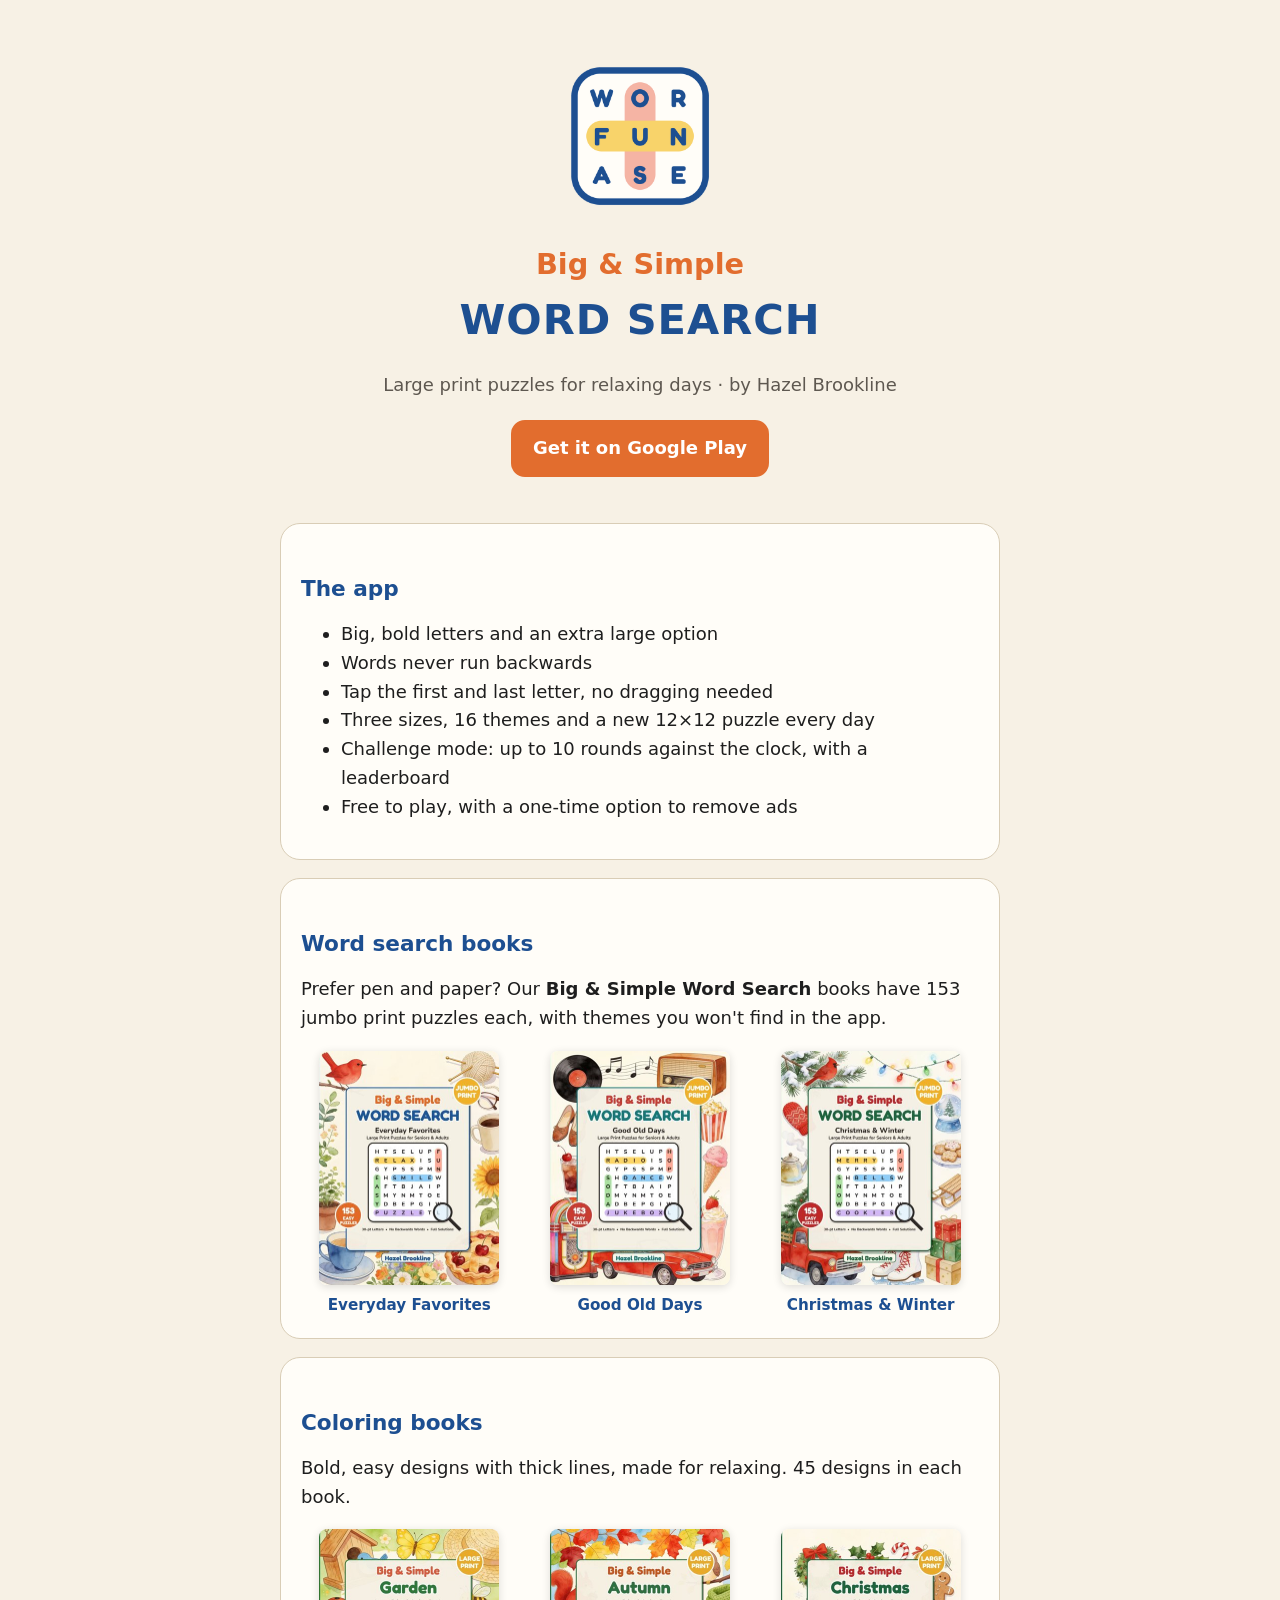
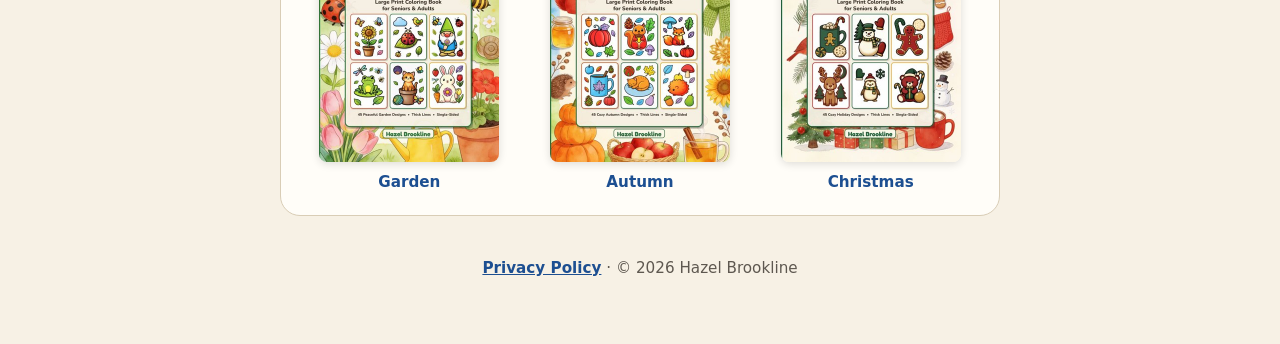
<file: index.html>
<!doctype html>
<html lang="en">
<head>
<meta charset="utf-8">
<meta name="viewport" content="width=device-width, initial-scale=1">
<title>Big &amp; Simple Word Search</title>
<meta name="description" content="Large print word search puzzles for relaxing days. Free app and printed puzzle and coloring books by Hazel Brookline.">
<link rel="icon" href="icon.png">
<link rel="stylesheet" href="style.css?v=2">
</head>
<body>
<main>
  <section class="hero">
    <img src="icon.png" alt="Big &amp; Simple Word Search app icon">
    <p class="kicker">Big &amp; Simple</p>
    <p class="title">WORD SEARCH</p>
    <p class="muted">Large print puzzles for relaxing days · by Hazel Brookline</p>
    <div class="stores">
      <a class="btn" href="https://play.google.com/store/apps/details?id=com.hazelbrookline.wordsearch">Get it on Google Play</a>
    </div>
  </section>

  <div class="card">
    <h2>The app</h2>
    <ul>
      <li>Big, bold letters and an extra large option</li>
      <li>Words never run backwards</li>
      <li>Tap the first and last letter, no dragging needed</li>
      <li>Three sizes, 16 themes and a new 12×12 puzzle every day</li>
      <li>Challenge mode: up to 10 rounds against the clock, with a leaderboard</li>
      <li>Free to play, with a one-time option to remove ads</li>
    </ul>
  </div>

  <div class="card">
    <h2>Word search books</h2>
    <p>Prefer pen and paper? Our <strong>Big &amp; Simple Word Search</strong> books have
    153 jumbo print puzzles each, with themes you won't find in the app.</p>
    <div class="books">
      <a class="book" href="https://www.amazon.com/dp/B0HLXS53M7">
        <img src="books/ws-everyday.jpg" alt="Big &amp; Simple Word Search: Everyday Favorites cover">
        <span>Everyday Favorites</span>
      </a>
      <a class="book" href="https://www.amazon.com/dp/B0HMNXYLDF">
        <img src="books/ws-good-old-days.jpg" alt="Big &amp; Simple Word Search: Good Old Days cover">
        <span>Good Old Days</span>
      </a>
      <a class="book" href="https://www.amazon.com/dp/B0HMP42KKV">
        <img src="books/ws-christmas-winter.jpg" alt="Big &amp; Simple Word Search: Christmas &amp; Winter cover">
        <span>Christmas &amp; Winter</span>
      </a>
    </div>
  </div>

  <div class="card">
    <h2>Coloring books</h2>
    <p>Bold, easy designs with thick lines, made for relaxing. 45 designs in each book.</p>
    <div class="books">
      <a class="book" href="https://www.amazon.com/dp/B0HLMC6F5C">
        <img src="books/color-garden.jpg" alt="Big &amp; Simple Garden coloring book cover">
        <span>Garden</span>
      </a>
      <a class="book" href="https://www.amazon.com/dp/B0HLXJ997B">
        <img src="books/color-autumn.jpg" alt="Big &amp; Simple Autumn coloring book cover">
        <span>Autumn</span>
      </a>
      <a class="book" href="https://www.amazon.com/dp/B0HM9MZDZ8">
        <img src="books/color-christmas.jpg" alt="Big &amp; Simple Christmas coloring book cover">
        <span>Christmas</span>
      </a>
    </div>
  </div>

  <footer>
    <a href="privacy.html">Privacy Policy</a> · © 2026 Hazel Brookline
  </footer>
</main>
</body>
</html>
</file>
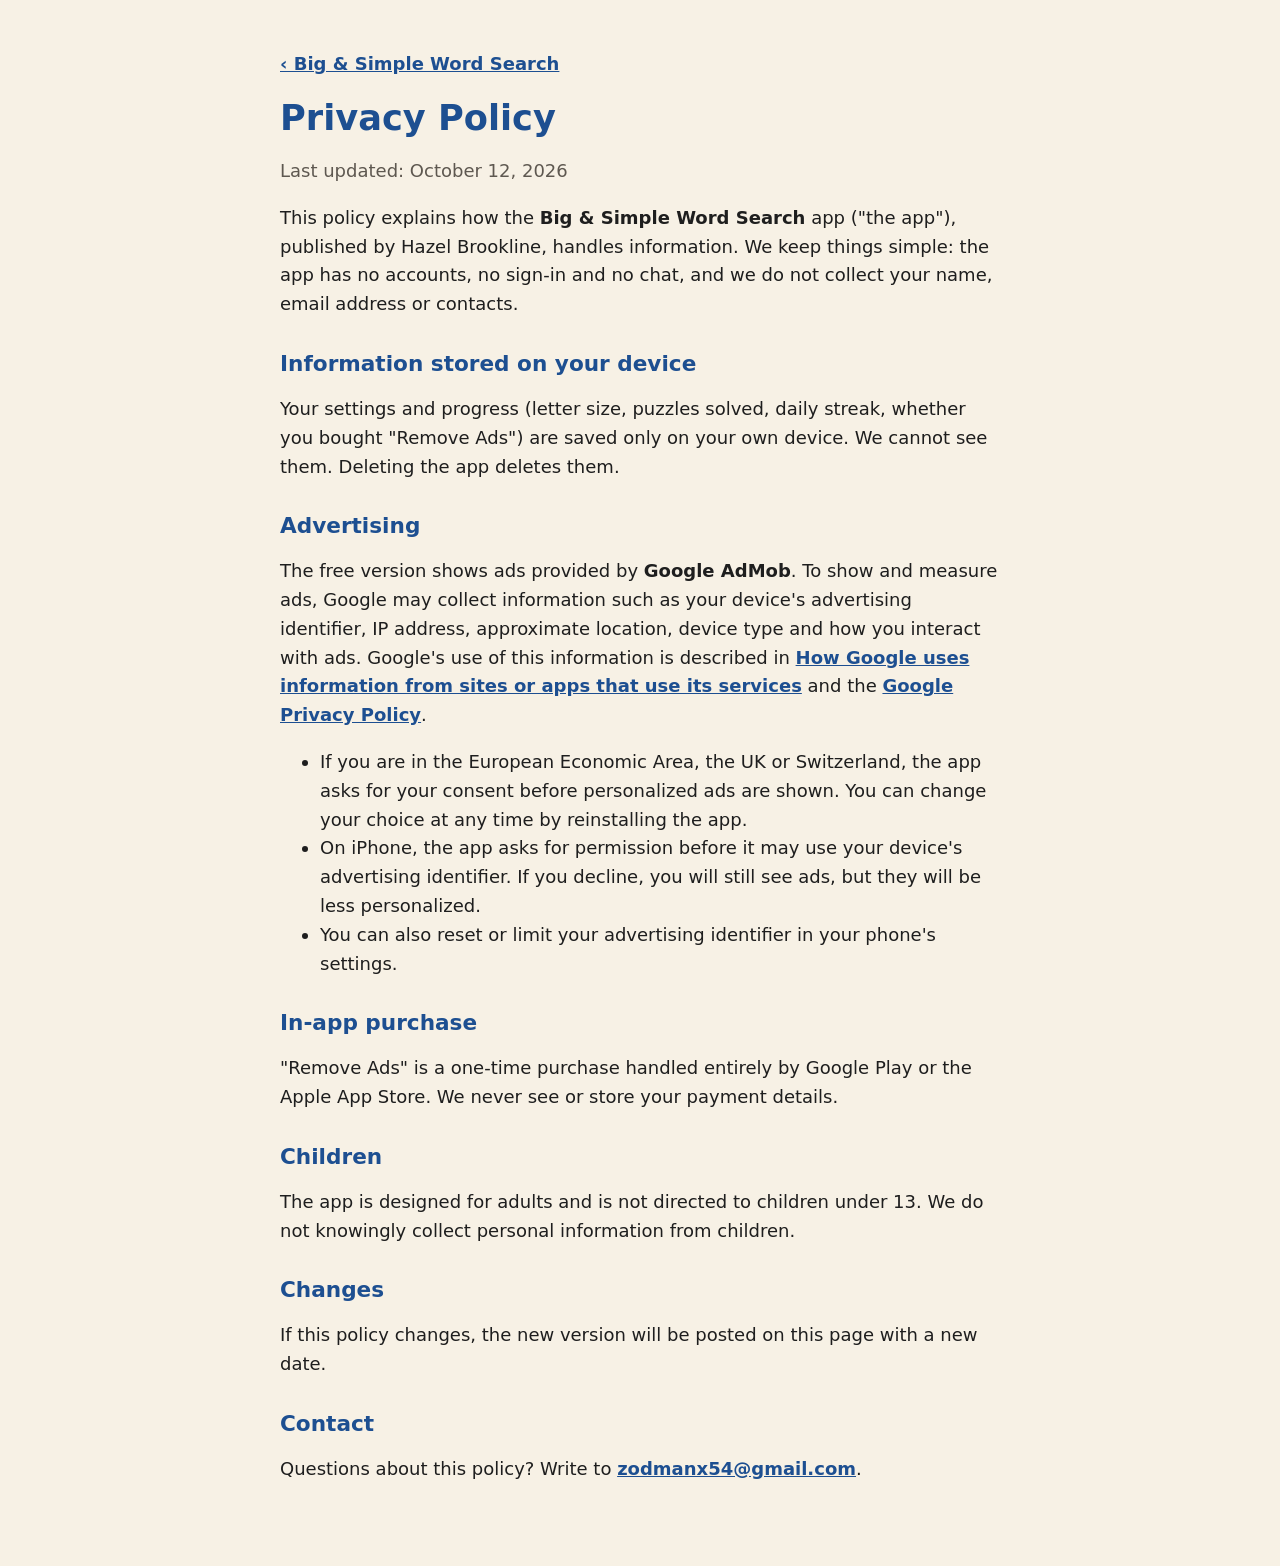
<file: privacy.html>
<!doctype html>
<html lang="en">
<head>
<meta charset="utf-8">
<meta name="viewport" content="width=device-width, initial-scale=1">
<title>Privacy Policy · Big &amp; Simple Word Search</title>
<link rel="stylesheet" href="style.css?v=2">
</head>
<body>
<main>
  <p><a href="index.html">‹ Big &amp; Simple Word Search</a></p>
  <h1>Privacy Policy</h1>
  <p class="muted">Last updated: October 12, 2026</p>

  <p>This policy explains how the <strong>Big &amp; Simple Word Search</strong> app ("the app"),
  published by Hazel Brookline, handles information. We keep things simple: the app has no
  accounts, no sign-in and no chat, and we do not collect your name, email address or contacts.</p>

  <h2>Information stored on your device</h2>
  <p>Your settings and progress (letter size, puzzles solved, daily streak, whether you bought
  "Remove Ads") are saved only on your own device. We cannot see them. Deleting the app deletes them.</p>

  <h2>Advertising</h2>
  <p>The free version shows ads provided by <strong>Google AdMob</strong>. To show and measure ads,
  Google may collect information such as your device's advertising identifier, IP address,
  approximate location, device type and how you interact with ads. Google's use of this
  information is described in
  <a href="https://policies.google.com/technologies/partner-sites">How Google uses information from sites or apps that use its services</a>
  and the <a href="https://policies.google.com/privacy">Google Privacy Policy</a>.</p>
  <ul>
    <li>If you are in the European Economic Area, the UK or Switzerland, the app asks for your
      consent before personalized ads are shown. You can change your choice at any time by
      reinstalling the app.</li>
    <li>On iPhone, the app asks for permission before it may use your device's advertising
      identifier. If you decline, you will still see ads, but they will be less personalized.</li>
    <li>You can also reset or limit your advertising identifier in your phone's settings.</li>
  </ul>

  <h2>In-app purchase</h2>
  <p>"Remove Ads" is a one-time purchase handled entirely by Google Play or the Apple App Store.
  We never see or store your payment details.</p>

  <h2>Children</h2>
  <p>The app is designed for adults and is not directed to children under 13. We do not knowingly
  collect personal information from children.</p>

  <h2>Changes</h2>
  <p>If this policy changes, the new version will be posted on this page with a new date.</p>

  <h2>Contact</h2>
  <p>Questions about this policy? Write to <a href="mailto:zodmanx54@gmail.com">zodmanx54@gmail.com</a>.</p>
</main>
</body>
</html>
</file>
<file: style.css>
:root {
  --bg: #f7f1e5;
  --paper: #fffdf8;
  --ink: #1e1e1e;
  --soft: #5e5850;
  --navy: #1d4f91;
  --orange: #e26d2e;
  --line: #d9cdb6;
}
* { box-sizing: border-box; }
body {
  margin: 0;
  background: var(--bg);
  color: var(--ink);
  font: 18px/1.6 "Nunito", system-ui, -apple-system, "Segoe UI", sans-serif;
}
main { max-width: 760px; margin: 0 auto; padding: 32px 20px 64px; }
h1, h2 { color: var(--navy); line-height: 1.2; }
h1 { font-size: 2.2rem; margin: 8px 0; }
h2 { font-size: 1.35rem; margin-top: 2rem; }
a { color: var(--navy); font-weight: 700; }
.muted { color: var(--soft); }
.hero { text-align: center; padding: 24px 0 8px; }
.hero img { width: 160px; height: 160px; border-radius: 36px; }
.kicker { color: var(--orange); font-size: 1.8rem; font-weight: 800; margin: 16px 0 0; }
.title { color: var(--navy); font-size: 2.6rem; font-weight: 900; margin: 0; letter-spacing: 1px; }
.card {
  background: var(--paper);
  border: 1.5px solid var(--line);
  border-radius: 20px;
  padding: 20px;
  margin: 18px 0;
}
.stores { display: flex; gap: 12px; justify-content: center; flex-wrap: wrap; margin: 20px 0; }
.btn {
  display: inline-block;
  background: var(--orange);
  color: #fff;
  text-decoration: none;
  padding: 14px 22px;
  border-radius: 14px;
}
.btn.navy { background: var(--navy); }
footer { color: var(--soft); text-align: center; font-size: 0.95rem; margin-top: 40px; }
.books { display: grid; grid-template-columns: repeat(3, 1fr); gap: 14px; margin-top: 14px; }
.book { display: flex; flex-direction: column; align-items: center; text-align: center; text-decoration: none; font-size: 0.95rem; }
.book img { width: 100%; max-width: 180px; border-radius: 8px; box-shadow: 0 2px 8px #0002; margin-bottom: 8px; }
</file>
